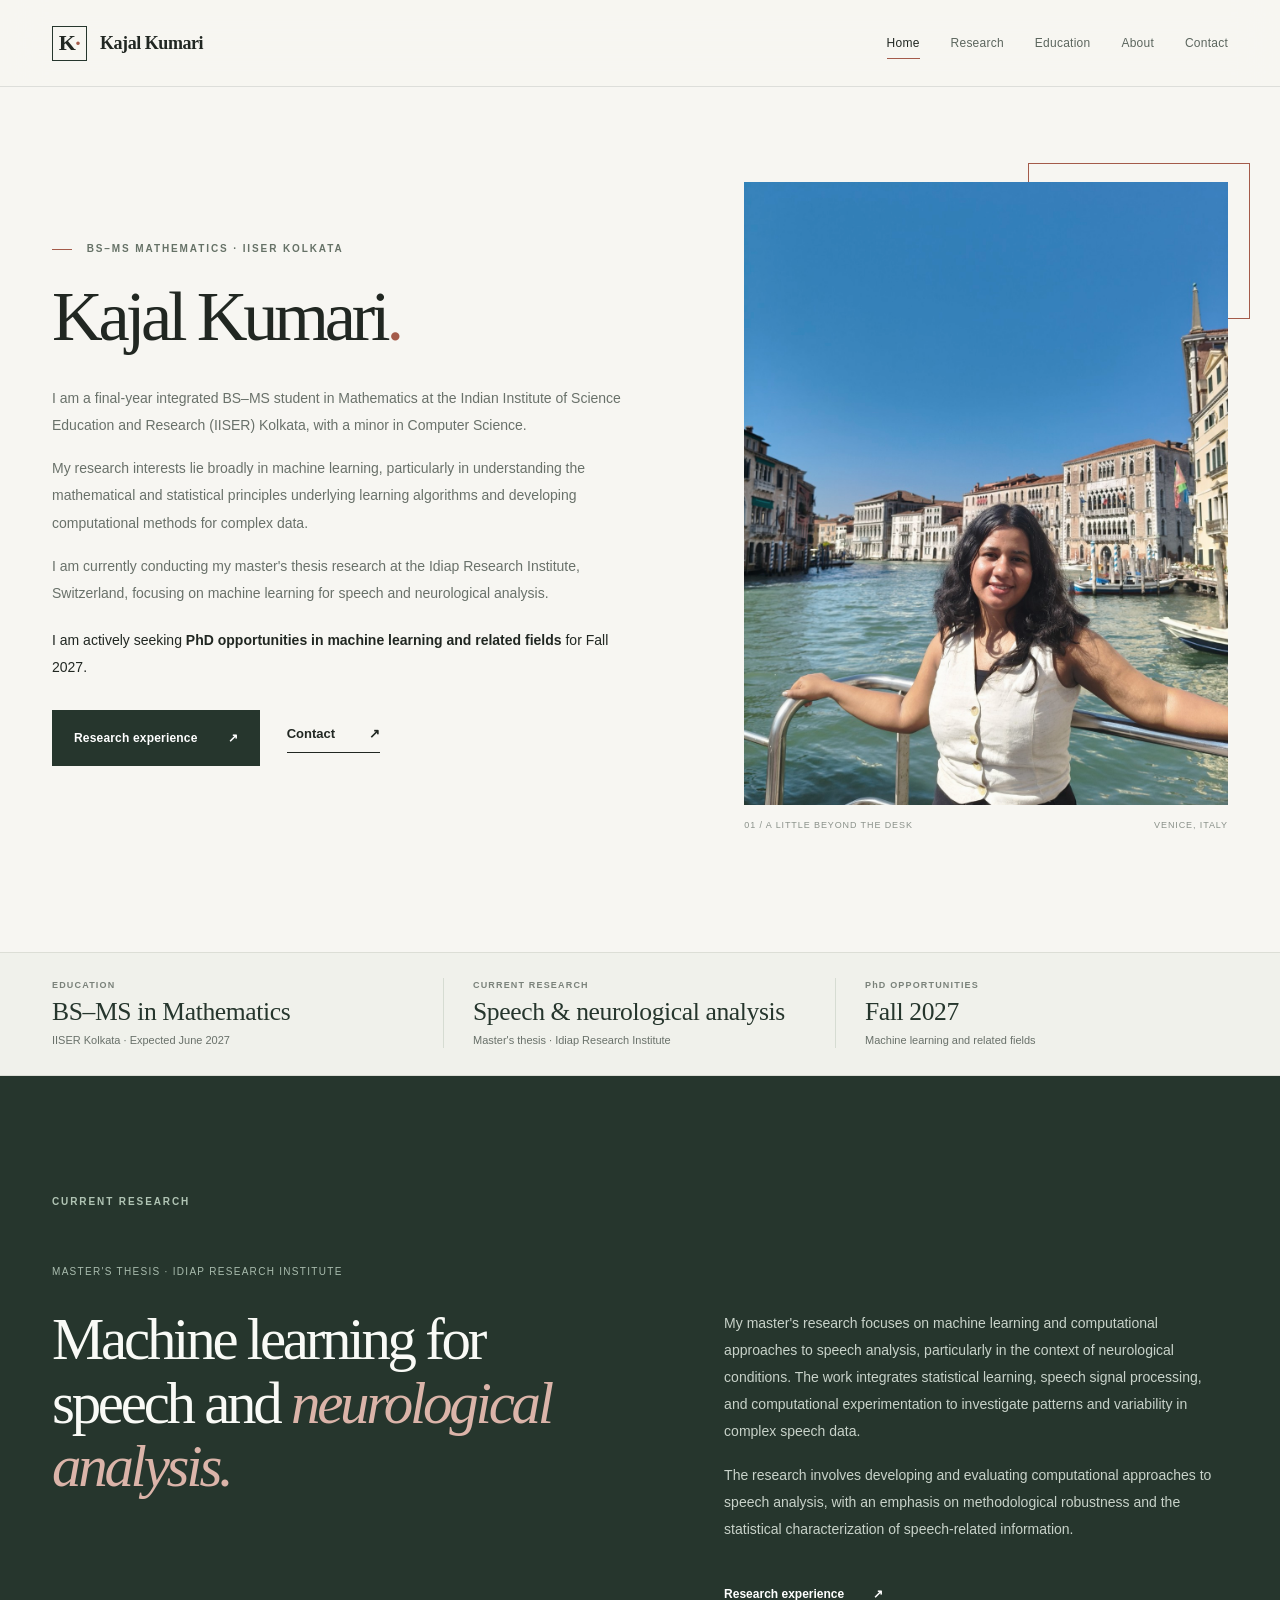
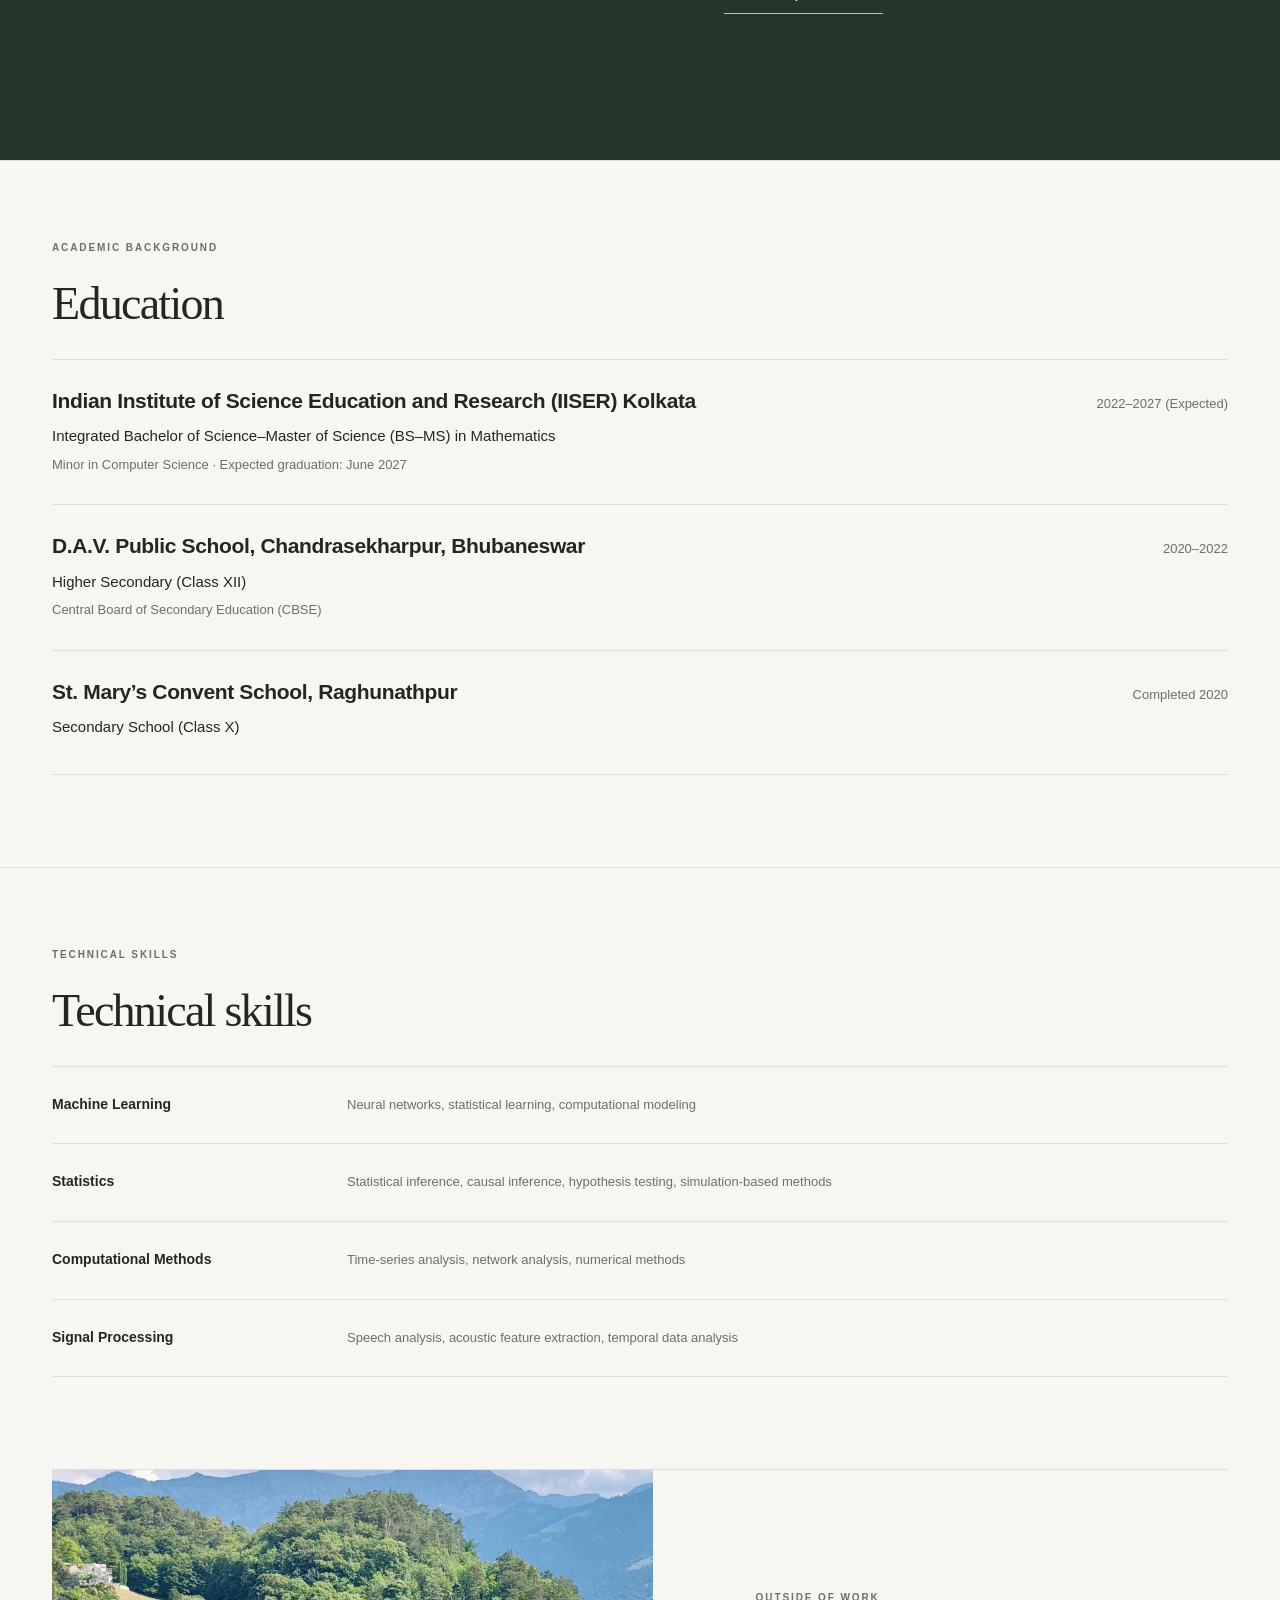
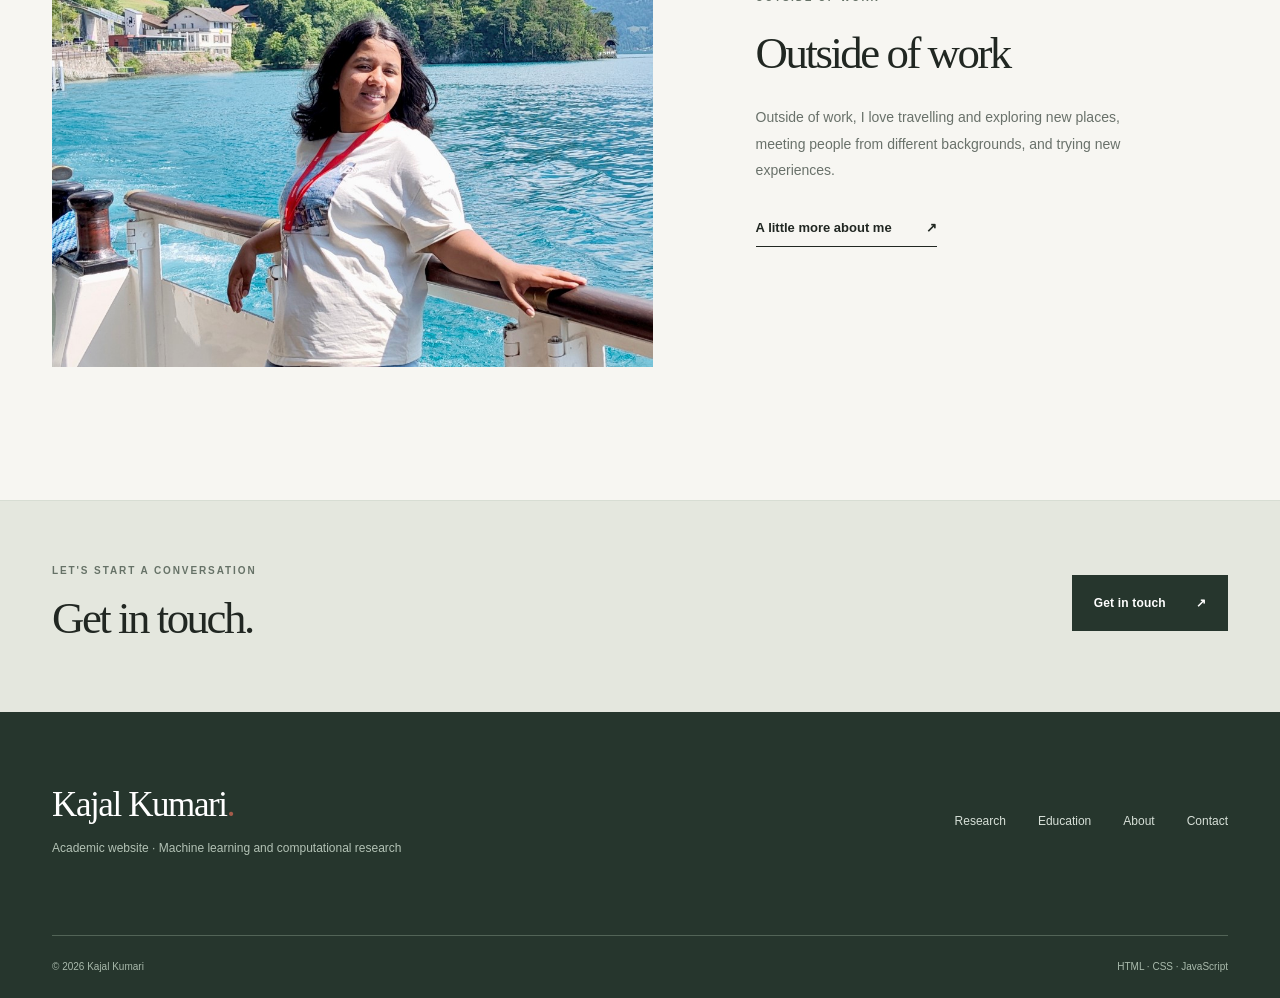
<file: index.html>
<!DOCTYPE html>

<html lang="en">
<head>
<meta charset="utf-8"/>
<meta content="width=device-width, initial-scale=1" name="viewport"/>
<meta content="Academic website of Kajal Kumari, BS–MS Mathematics student at IISER Kolkata. Research interests in machine learning and computational methods; seeking PhD opportunities for Fall 2027." name="description"/>
<meta content="#f7f6f2" name="theme-color"/>
<title>Kajal Kumari — Academic Website</title>
<link href="favicon.svg" rel="icon" type="image/svg+xml"/>
<link href="styles.css" rel="stylesheet"/>
<script defer="" src="script.js"></script>
<meta content="website" property="og:type"/><meta content="Kajal Kumari — Academic Website" property="og:title"/><meta content="Academic website of Kajal Kumari, BS–MS Mathematics student at IISER Kolkata. Research interests in machine learning and computational methods; seeking PhD opportunities for Fall 2027." property="og:description"/><meta content="light" name="color-scheme"/><noscript><style>.reveal{opacity:1!important;transform:none!important}</style></noscript></head>
<body>
<a class="skip-link" href="#main-content">Skip to content</a>
<header class="site-header">
<div class="container nav-inner">
<a aria-label="Kajal Kumari, homepage" class="brand" href="index.html"><span class="brand-mark">K<span>·</span></span><span>Kajal Kumari</span></a>
<button aria-controls="primary-nav" aria-expanded="false" aria-label="Open navigation" class="menu-toggle" type="button"><span></span><span></span></button>
<nav aria-label="Primary navigation" class="nav-links" id="primary-nav">
<a aria-current="page" class="active" href="index.html">Home</a>
<a href="research.html">Research</a>
<a href="index.html#education">Education</a>
<a href="about.html">About</a>
<a href="contact.html">Contact</a>
</nav>
<a class="header-action" href="contact.html">Contact <span aria-hidden="true">↗</span></a>
</div>
</header>
<main id="main-content">
<section class="hero container">
<div class="hero-copy reveal">
<p class="eyebrow"><span class="eyebrow-rule"></span> BS–MS MATHEMATICS · IISER KOLKATA</p>
<h1>Kajal Kumari<span class="accent">.</span></h1>
<p class="body-large">I am a final-year integrated BS–MS student in Mathematics at the Indian Institute of Science Education and Research (IISER) Kolkata, with a minor in Computer Science.</p>
<p class="body-large">My research interests lie broadly in machine learning, particularly in understanding the mathematical and statistical principles underlying learning algorithms and developing computational methods for complex data.</p>
<p class="body-large">I am currently conducting my master's thesis research at the Idiap Research Institute, Switzerland, focusing on machine learning for speech and neurological analysis.</p>
<p class="body-large phd-note">I am actively seeking <strong>PhD opportunities in machine learning and related fields</strong> for Fall 2027.</p>
<div class="action-row"><a class="button-primary" href="research.html">Research experience <span aria-hidden="true">↗</span></a><a class="underlined-link" href="contact.html">Contact <span aria-hidden="true">↗</span></a></div>
</div>
<div class="hero-visual reveal delay-1">
<div class="image-frame"><img alt="Kajal smiling during a visit to Venice" decoding="async" fetchpriority="high" height="1536" src="venice.jpg" width="1152"/></div>
<div class="photo-caption"><span>01 / A little beyond the desk</span><span>Venice, Italy</span></div>
<span aria-hidden="true" class="hero-outline"></span>
</div>
</section>
<section aria-label="Academic profile at a glance" class="snapshot-strip"><div class="container snapshot-inner">
<div class="snapshot-item"><span>EDUCATION</span><strong>BS–MS in Mathematics</strong><small>IISER Kolkata · Expected June 2027</small></div>
<div class="snapshot-item"><span>CURRENT RESEARCH</span><strong>Speech &amp; neurological analysis</strong><small>Master's thesis · Idiap Research Institute</small></div>
<div class="snapshot-item"><span>PhD OPPORTUNITIES</span><strong>Fall 2027</strong><small>Machine learning and related fields</small></div>
</div></section>
<section aria-labelledby="feature-title" class="feature-section"><div class="container feature-layout">
<div class="reveal"><p class="eyebrow feature-kicker">CURRENT RESEARCH</p><p class="feature-caption">MASTER'S THESIS · IDIAP RESEARCH INSTITUTE</p><h2 id="feature-title">Machine learning for speech and <em>neurological analysis.</em></h2></div>
<div class="feature-detail reveal delay-1"><p>My master's research focuses on machine learning and computational approaches to speech analysis, particularly in the context of neurological conditions. The work integrates statistical learning, speech signal processing, and computational experimentation to investigate patterns and variability in complex speech data.</p><p>The research involves developing and evaluating computational approaches to speech analysis, with an emphasis on methodological robustness and the statistical characterization of speech-related information.</p>
<a class="feature-link" href="research.html#speech">Research experience <span aria-hidden="true">↗</span></a></div>
</div></section>
<section aria-labelledby="education-title" class="section education-section" id="education"><div class="container"><div class="section-head reveal"><div><p class="eyebrow">ACADEMIC BACKGROUND</p><h2 id="education-title">Education</h2></div></div><article aria-label="Indian Institute of Science Education and Research (IISER) Kolkata" class="education-cv reveal"><div class="edu-cv-top"><h3>Indian Institute of Science Education and Research (IISER) Kolkata</h3><span class="edu-cv-years">2022–2027 (Expected)</span></div><p class="edu-cv-degree">Integrated Bachelor of Science–Master of Science (BS–MS) in Mathematics</p><p class="edu-cv-minor">Minor in Computer Science · Expected graduation: June 2027</p></article><article aria-label="D.A.V. Public School, Chandrasekharpur, Bhubaneswar" class="education-cv reveal"><div class="edu-cv-top"><h3>D.A.V. Public School, Chandrasekharpur, Bhubaneswar</h3><span class="edu-cv-years">2020–2022</span></div><p class="edu-cv-degree">Higher Secondary (Class XII)</p><p class="edu-cv-minor">Central Board of Secondary Education (CBSE)</p></article><article aria-label="St. Mary’s Convent School, Raghunathpur" class="education-cv reveal"><div class="edu-cv-top"><h3>St. Mary’s Convent School, Raghunathpur</h3><span class="edu-cv-years">Completed 2020</span></div><p class="edu-cv-degree">Secondary School (Class X)</p></article></div></section><section class="section skills-section container" id="skills"><div class="section-head reveal"><div><p class="eyebrow">TECHNICAL SKILLS</p><h2>Technical skills</h2></div></div>
<div class="skills-rows reveal"><div><strong>Machine Learning</strong><p>Neural networks, statistical learning, computational modeling</p></div>
<div><strong>Statistics</strong><p>Statistical inference, causal inference, hypothesis testing, simulation-based methods</p></div>
<div><strong>Computational Methods</strong><p>Time-series analysis, network analysis, numerical methods</p></div>
<div><strong>Signal Processing</strong><p>Speech analysis, acoustic feature extraction, temporal data analysis</p></div></div>
</section>
<section class="personal-preview container reveal">
<div class="personal-photo"><img alt="Kajal by a bright blue lake in Switzerland" decoding="async" height="822" loading="lazy" src="lake.jpg" width="1536"/></div>
<div class="personal-copy"><p class="eyebrow">OUTSIDE OF WORK</p><h2>Outside of work</h2><p>Outside of work, I love travelling and exploring new places, meeting people from different backgrounds, and trying new experiences.</p><a class="underlined-link" href="about.html">A little more about me <span aria-hidden="true">↗</span></a></div>
</section>
<section class="contact-band"><div class="container contact-band-inner reveal"><div><p class="eyebrow">LET'S START A CONVERSATION</p><h2>Get in touch.</h2></div><a class="button-primary" href="contact.html">Get in touch <span aria-hidden="true">↗</span></a></div></section>
</main>
<footer class="footer">
<div class="container footer-top">
<div><a class="footer-name" href="index.html">Kajal Kumari<span class="accent">.</span></a><p>Academic website · Machine learning and computational research</p></div>
<div class="footer-links"><a href="research.html">Research</a><a href="index.html#education">Education</a><a href="about.html">About</a><a href="contact.html">Contact</a></div>
</div>
<div class="container footer-bottom"><span>© 2026 Kajal Kumari</span><span>HTML · CSS · JavaScript</span></div>
</footer>
</body>
</html>
</file>
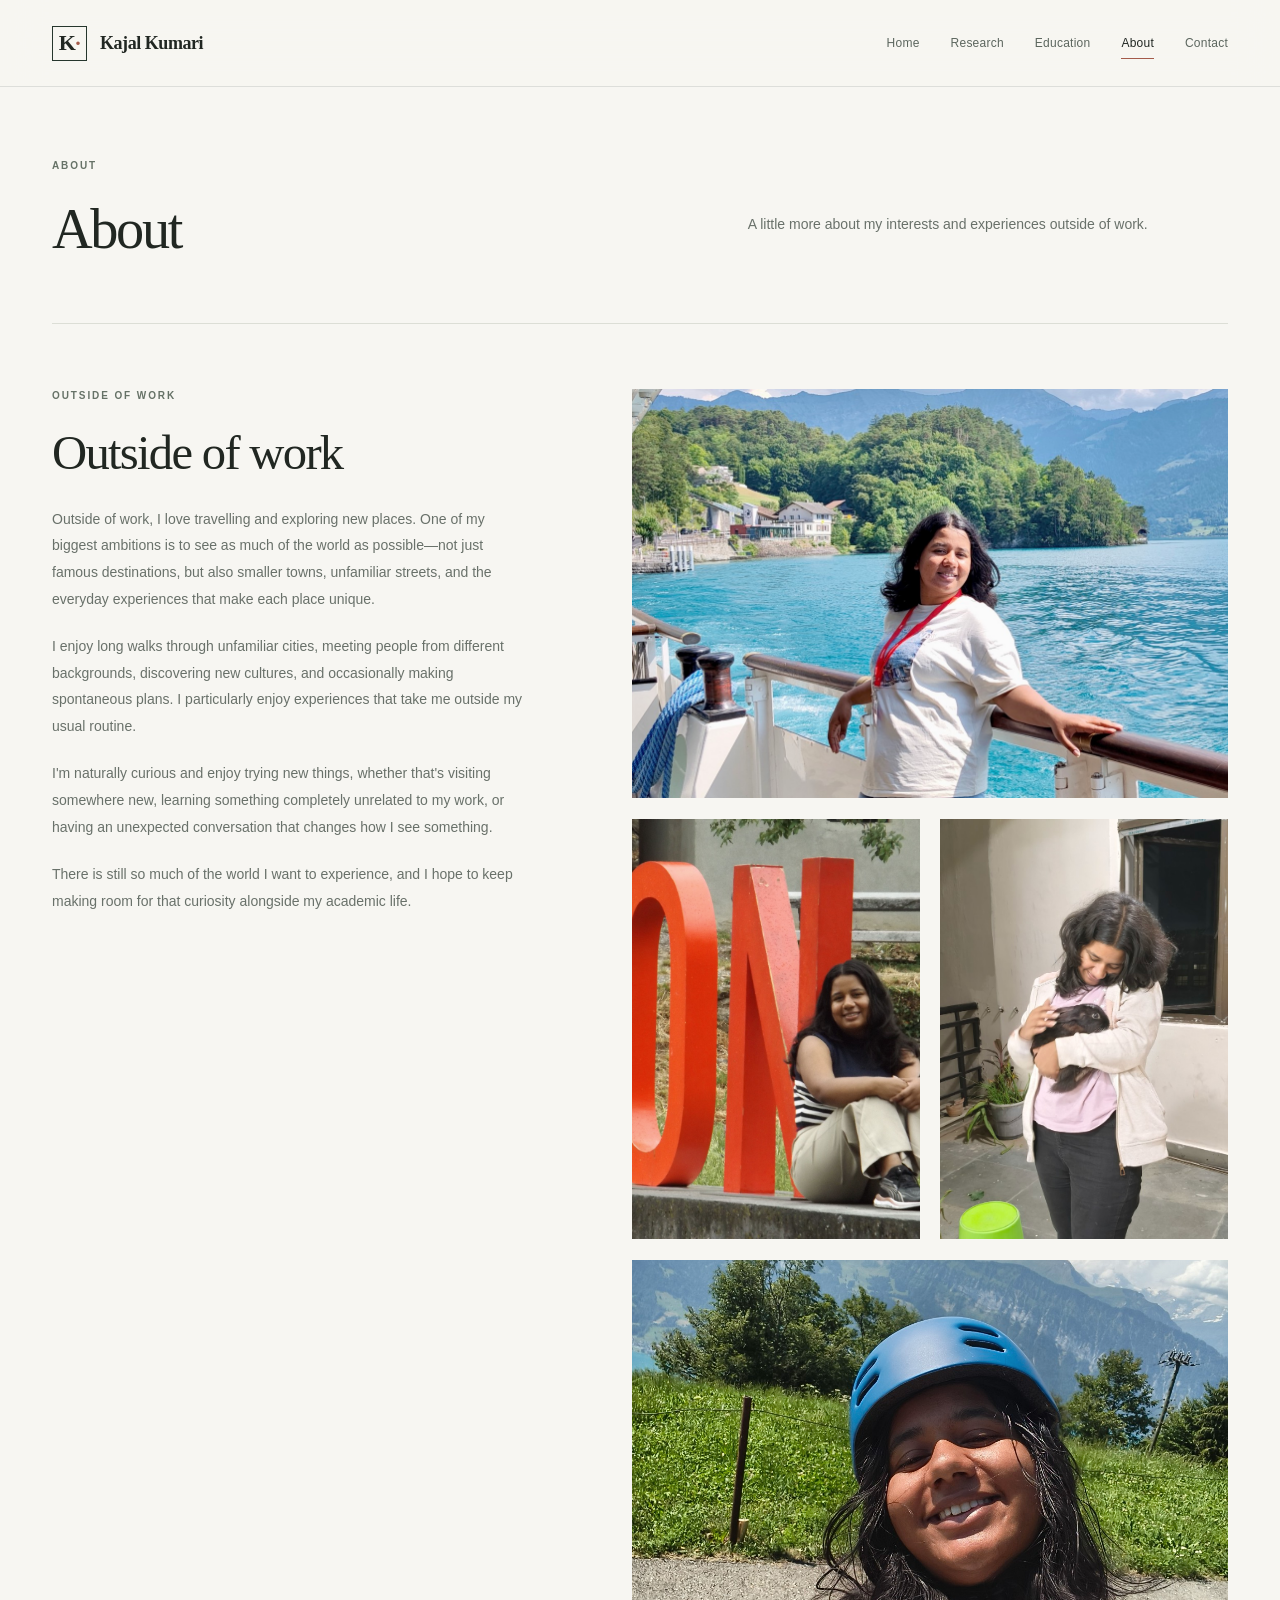
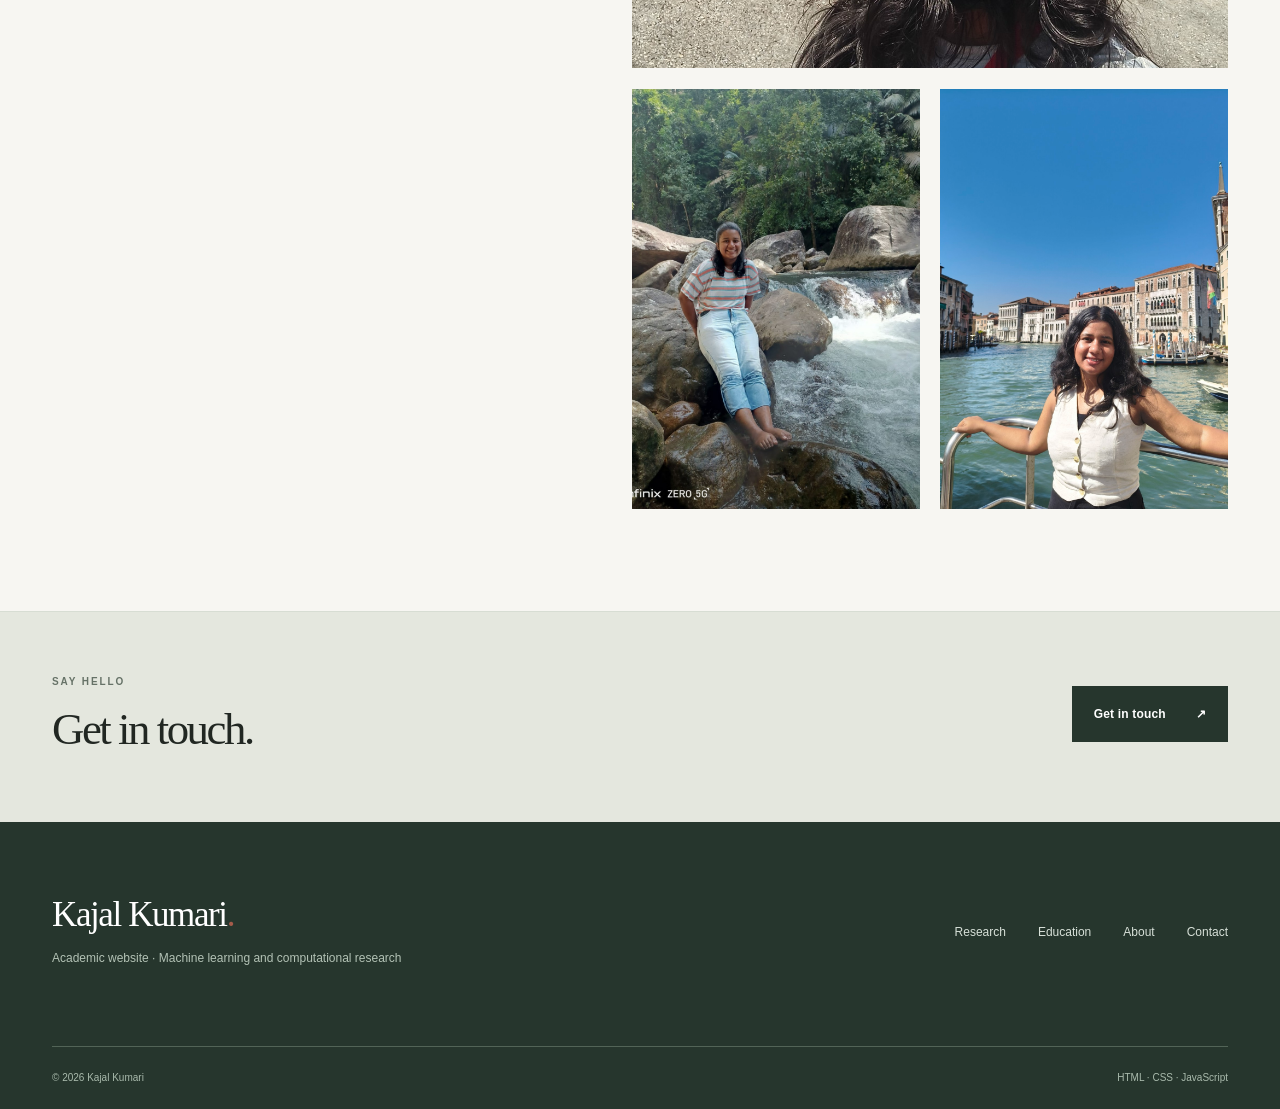
<file: about.html>
<!DOCTYPE html>

<html lang="en">
<head>
<meta charset="utf-8"/>
<meta content="width=device-width, initial-scale=1" name="viewport"/>
<meta content="About Kajal Kumari — travel, exploring new places, meeting people, and experiences outside of work." name="description"/>
<meta content="#f7f6f2" name="theme-color"/>
<title>About — Kajal Kumari</title>
<link href="favicon.svg" rel="icon" type="image/svg+xml"/>
<link href="styles.css" rel="stylesheet"/>
<script defer="" src="script.js"></script>
<meta content="website" property="og:type"/><meta content="About — Kajal Kumari" property="og:title"/><meta content="About Kajal Kumari — travel, exploring new places, meeting people, and experiences outside of work." property="og:description"/><meta content="light" name="color-scheme"/><noscript><style>.reveal{opacity:1!important;transform:none!important}</style></noscript></head>
<body>
<a class="skip-link" href="#main-content">Skip to content</a>
<header class="site-header">
<div class="container nav-inner">
<a aria-label="Kajal Kumari, homepage" class="brand" href="index.html"><span class="brand-mark">K<span>·</span></span><span>Kajal Kumari</span></a>
<button aria-controls="primary-nav" aria-expanded="false" aria-label="Open navigation" class="menu-toggle" type="button"><span></span><span></span></button>
<nav aria-label="Primary navigation" class="nav-links" id="primary-nav">
<a href="index.html">Home</a>
<a href="research.html">Research</a>
<a href="index.html#education">Education</a>
<a aria-current="page" class="active" href="about.html">About</a>
<a href="contact.html">Contact</a>
</nav>
<a class="header-action" href="contact.html">Contact <span aria-hidden="true">↗</span></a>
</div>
</header>
<main id="main-content">
<section class="page-hero about-page-hero container reveal"><p class="eyebrow">ABOUT</p><div class="page-hero-layout"><h1>About</h1><p>A little more about my interests and experiences outside of work.</p></div></section>
<section class="about-layout container">
<div class="about-writing reveal"><p class="eyebrow">OUTSIDE OF WORK</p><h2>Outside of work</h2>
<p>Outside of work, I love travelling and exploring new places. One of my biggest ambitions is to see as much of the world as possible—not just famous destinations, but also smaller towns, unfamiliar streets, and the everyday experiences that make each place unique.</p>
<p>I enjoy long walks through unfamiliar cities, meeting people from different backgrounds, discovering new cultures, and occasionally making spontaneous plans. I particularly enjoy experiences that take me outside my usual routine.</p>
<p>I'm naturally curious and enjoy trying new things, whether that's visiting somewhere new, learning something completely unrelated to my work, or having an unexpected conversation that changes how I see something.</p>
<p>There is still so much of the world I want to experience, and I hope to keep making room for that curiosity alongside my academic life.</p>
</div>
<div aria-label="Personal travel photo diary" class="photo-diary reveal delay-1">
<figure class="diary-wide"><img alt="Turquoise lake and mountains in Switzerland" decoding="async" height="822" loading="lazy" src="lake.jpg" width="1536"/><figcaption>Switzerland / the days I want to remember</figcaption></figure>
<div class="diary-pair"><figure><img alt="Kajal sitting beside the Sion sign" decoding="async" height="1152" loading="lazy" src="sion.jpg" width="1536"/><figcaption>Sion, Switzerland</figcaption></figure><figure><img alt="Kajal holding a black rabbit" decoding="async" height="1536" loading="lazy" src="rabbit.jpg" width="696"/><figcaption>Little encounters</figcaption></figure></div>
<figure class="diary-wide"><img alt="Kajal wearing a blue helmet during an Alpine trip" decoding="async" height="1536" loading="lazy" src="mountain.jpg" width="1152"/><figcaption>Somewhere among the mountains</figcaption></figure>
<div class="diary-pair"><figure><img alt="Kajal by a flowing river in a forest" decoding="async" height="1536" loading="lazy" src="river.jpg" width="1152"/><figcaption>A quiet afternoon</figcaption></figure><figure><img alt="Kajal by a canal in Venice" decoding="async" height="1536" loading="lazy" src="venice.jpg" width="1152"/><figcaption>Venice, Italy</figcaption></figure></div>
</div>
</section>
<section class="contact-band"><div class="container contact-band-inner reveal"><div><p class="eyebrow">SAY HELLO</p><h2>Get in touch.</h2></div><a class="button-primary" href="contact.html">Get in touch <span aria-hidden="true">↗</span></a></div></section>
</main>
<footer class="footer">
<div class="container footer-top">
<div><a class="footer-name" href="index.html">Kajal Kumari<span class="accent">.</span></a><p>Academic website · Machine learning and computational research</p></div>
<div class="footer-links"><a href="research.html">Research</a><a href="index.html#education">Education</a><a href="about.html">About</a><a href="contact.html">Contact</a></div>
</div>
<div class="container footer-bottom"><span>© 2026 Kajal Kumari</span><span>HTML · CSS · JavaScript</span></div>
</footer>
</body>
</html>
</file>
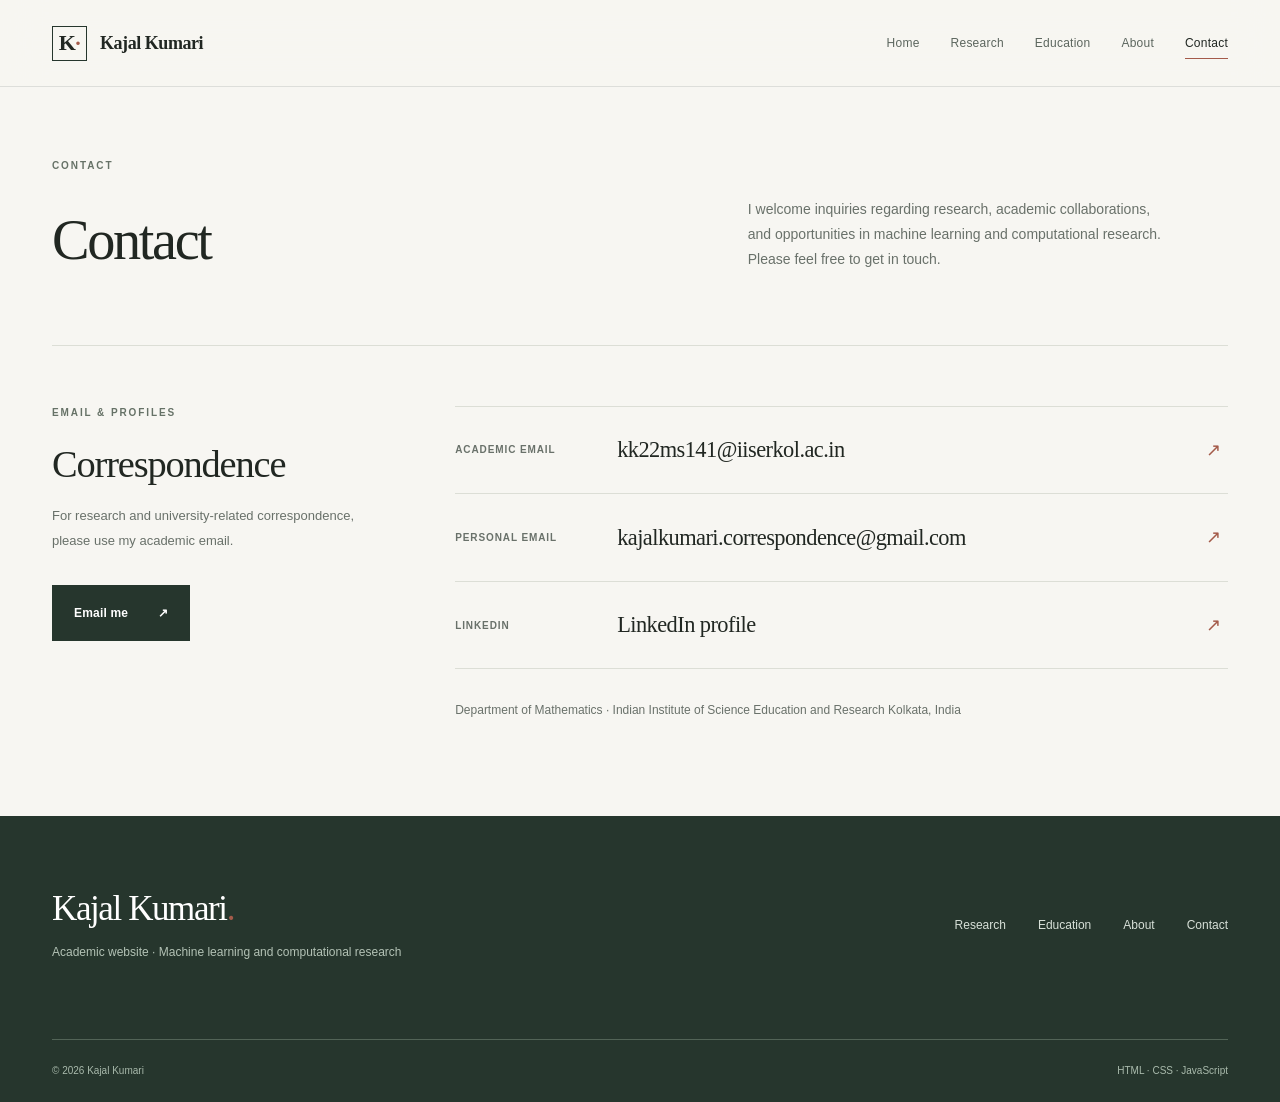
<file: contact.html>
<!DOCTYPE html>

<html lang="en">
<head>
<meta charset="utf-8"/>
<meta content="width=device-width, initial-scale=1" name="viewport"/>
<meta content="Contact Kajal Kumari regarding research, academic collaborations, and opportunities in machine learning." name="description"/>
<meta content="#f7f6f2" name="theme-color"/>
<title>Contact — Kajal Kumari</title>
<link href="favicon.svg" rel="icon" type="image/svg+xml"/>
<link href="styles.css" rel="stylesheet"/>
<script defer="" src="script.js"></script>
<meta content="website" property="og:type"/><meta content="Contact — Kajal Kumari" property="og:title"/><meta content="Contact Kajal Kumari regarding research, academic collaborations, and opportunities in machine learning." property="og:description"/><meta content="light" name="color-scheme"/><noscript><style>.reveal{opacity:1!important;transform:none!important}</style></noscript></head>
<body>
<a class="skip-link" href="#main-content">Skip to content</a>
<header class="site-header">
<div class="container nav-inner">
<a aria-label="Kajal Kumari, homepage" class="brand" href="index.html"><span class="brand-mark">K<span>·</span></span><span>Kajal Kumari</span></a>
<button aria-controls="primary-nav" aria-expanded="false" aria-label="Open navigation" class="menu-toggle" type="button"><span></span><span></span></button>
<nav aria-label="Primary navigation" class="nav-links" id="primary-nav">
<a href="index.html">Home</a>
<a href="research.html">Research</a>
<a href="index.html#education">Education</a>
<a href="about.html">About</a>
<a aria-current="page" class="active" href="contact.html">Contact</a>
</nav>
<a class="header-action" href="contact.html">Contact <span aria-hidden="true">↗</span></a>
</div>
</header>
<main id="main-content">
<section class="page-hero container reveal"><p class="eyebrow">CONTACT</p><div class="page-hero-layout"><h1>Contact</h1><p>I welcome inquiries regarding research, academic collaborations, and opportunities in machine learning and computational research. Please feel free to get in touch.</p></div></section>
<section class="contact-main container"><div class="contact-lead reveal"><p class="eyebrow">EMAIL &amp; PROFILES</p><h2>Correspondence</h2><p>For research and university-related correspondence, please use my academic email.</p><a class="button-primary" href="mailto:kk22ms141@iiserkol.ac.in">Email me <span aria-hidden="true">↗</span></a></div>
<div class="contact-options reveal delay-1">
<a class="contact-option" href="mailto:kk22ms141@iiserkol.ac.in"><span>ACADEMIC EMAIL</span><strong>kk22ms141@iiserkol.ac.in</strong><i aria-hidden="true">↗</i></a>
<a class="contact-option" href="mailto:kajalkumari.correspondence@gmail.com"><span>PERSONAL EMAIL</span><strong>kajalkumari.correspondence@gmail.com</strong><i aria-hidden="true">↗</i></a>
<a class="contact-option" href="https://www.linkedin.com/in/kajal-kumari-70699b314/" rel="noopener noreferrer" target="_blank"><span>LINKEDIN</span><strong>LinkedIn profile</strong><i aria-hidden="true">↗</i></a>
<div class="contact-note">Department of Mathematics · Indian Institute of Science Education and Research Kolkata, India</div>
</div></section>
</main>
<footer class="footer">
<div class="container footer-top">
<div><a class="footer-name" href="index.html">Kajal Kumari<span class="accent">.</span></a><p>Academic website · Machine learning and computational research</p></div>
<div class="footer-links"><a href="research.html">Research</a><a href="index.html#education">Education</a><a href="about.html">About</a><a href="contact.html">Contact</a></div>
</div>
<div class="container footer-bottom"><span>© 2026 Kajal Kumari</span><span>HTML · CSS · JavaScript</span></div>
</footer>
</body>
</html>
</file>
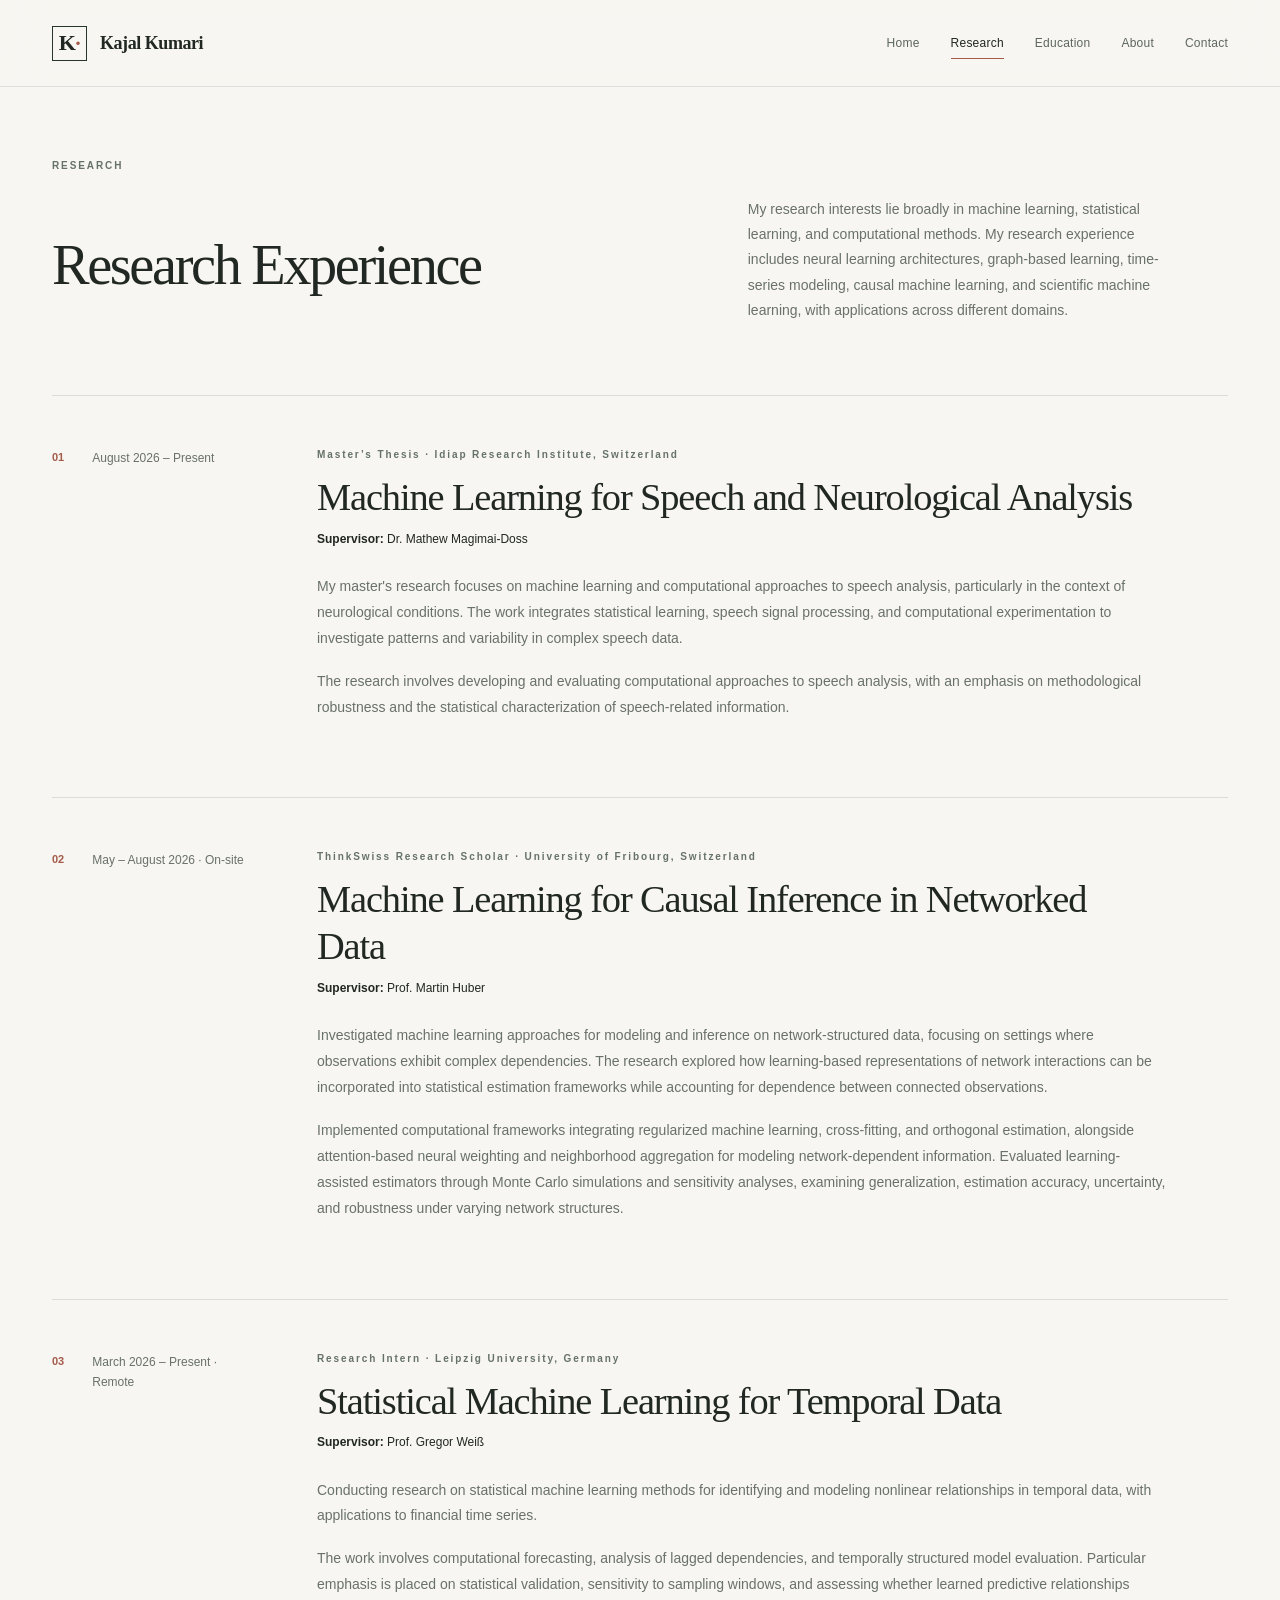
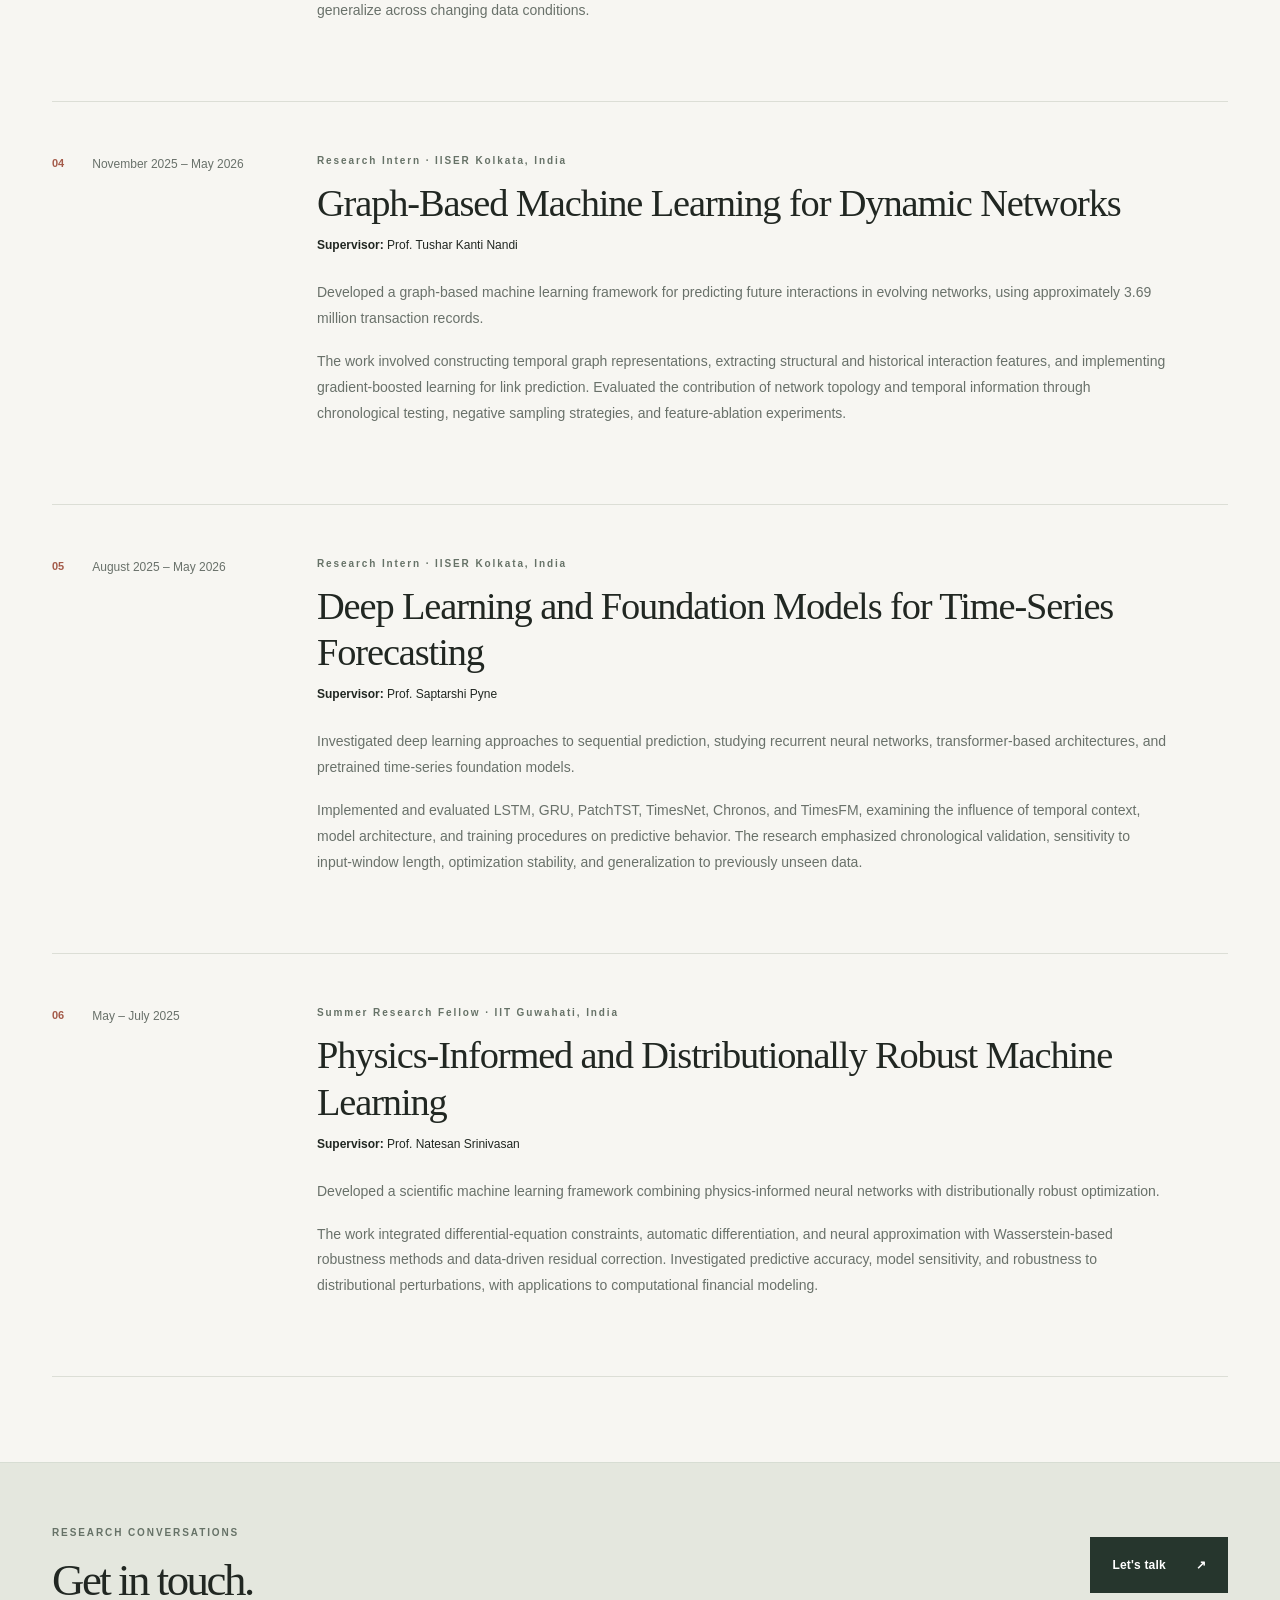
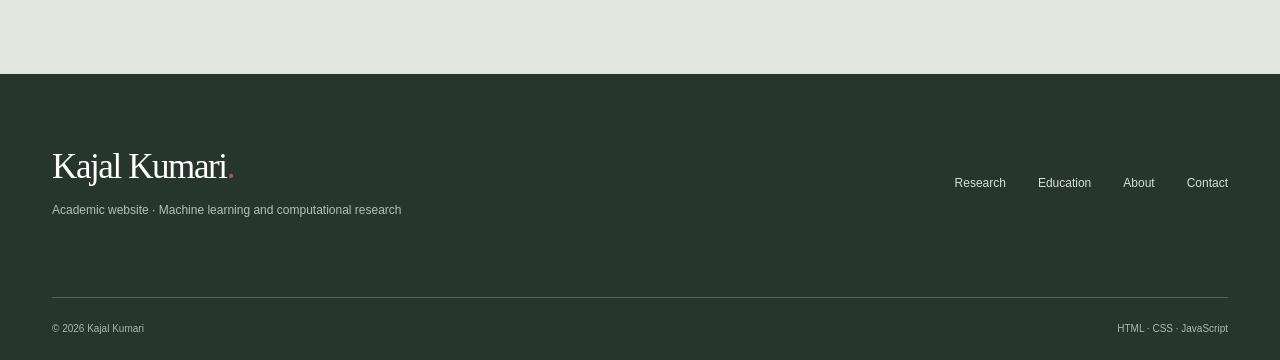
<file: research.html>
<!DOCTYPE html>

<html lang="en">
<head>
<meta charset="utf-8"/>
<meta content="width=device-width, initial-scale=1" name="viewport"/>
<meta content="Research experience in machine learning, causal learning, graph-based learning, time-series modeling, and scientific machine learning." name="description"/>
<meta content="#f7f6f2" name="theme-color"/>
<title>Research — Kajal Kumari</title>
<link href="favicon.svg" rel="icon" type="image/svg+xml"/>
<link href="styles.css" rel="stylesheet"/>
<script defer="" src="script.js"></script>
<meta content="website" property="og:type"/><meta content="Research — Kajal Kumari" property="og:title"/><meta content="Research experience in machine learning, causal learning, graph-based learning, time-series modeling, and scientific machine learning." property="og:description"/><meta content="light" name="color-scheme"/><noscript><style>.reveal{opacity:1!important;transform:none!important}</style></noscript></head>
<body>
<a class="skip-link" href="#main-content">Skip to content</a>
<header class="site-header">
<div class="container nav-inner">
<a aria-label="Kajal Kumari, homepage" class="brand" href="index.html"><span class="brand-mark">K<span>·</span></span><span>Kajal Kumari</span></a>
<button aria-controls="primary-nav" aria-expanded="false" aria-label="Open navigation" class="menu-toggle" type="button"><span></span><span></span></button>
<nav aria-label="Primary navigation" class="nav-links" id="primary-nav">
<a href="index.html">Home</a>
<a aria-current="page" class="active" href="research.html">Research</a>
<a href="index.html#education">Education</a>
<a href="about.html">About</a>
<a href="contact.html">Contact</a>
</nav>
<a class="header-action" href="contact.html">Contact <span aria-hidden="true">↗</span></a>
</div>
</header>
<main id="main-content">
<section class="page-hero container reveal"><p class="eyebrow">RESEARCH</p><div class="page-hero-layout"><h1>Research Experience</h1><p>My research interests lie broadly in machine learning, statistical learning, and computational methods. My research experience includes neural learning architectures, graph-based learning, time-series modeling, causal machine learning, and scientific machine learning, with applications across different domains.</p></div></section>
<section aria-label="Research experience" class="research-list container"><article class="research-entry reveal" id="speech"><div class="research-side"><span class="research-index">01</span><p>August 2026 – Present</p></div><div class="research-main"><p class="eyebrow">Master’s Thesis · Idiap Research Institute, Switzerland</p><h2>Machine Learning for Speech and Neurological Analysis</h2><p class="research-supervisor"><strong>Supervisor:</strong> Dr. Mathew Magimai-Doss</p><p>My master's research focuses on machine learning and computational approaches to speech analysis, particularly in the context of neurological conditions. The work integrates statistical learning, speech signal processing, and computational experimentation to investigate patterns and variability in complex speech data.</p><p>The research involves developing and evaluating computational approaches to speech analysis, with an emphasis on methodological robustness and the statistical characterization of speech-related information.</p></div></article><article class="research-entry reveal" id="causal"><div class="research-side"><span class="research-index">02</span><p>May – August 2026 · On-site</p></div><div class="research-main"><p class="eyebrow">ThinkSwiss Research Scholar · University of Fribourg, Switzerland</p><h2>Machine Learning for Causal Inference in Networked Data</h2><p class="research-supervisor"><strong>Supervisor:</strong> Prof. Martin Huber</p><p>Investigated machine learning approaches for modeling and inference on network-structured data, focusing on settings where observations exhibit complex dependencies. The research explored how learning-based representations of network interactions can be incorporated into statistical estimation frameworks while accounting for dependence between connected observations.</p><p>Implemented computational frameworks integrating regularized machine learning, cross-fitting, and orthogonal estimation, alongside attention-based neural weighting and neighborhood aggregation for modeling network-dependent information. Evaluated learning-assisted estimators through Monte Carlo simulations and sensitivity analyses, examining generalization, estimation accuracy, uncertainty, and robustness under varying network structures.</p></div></article><article class="research-entry reveal" id="leipzig"><div class="research-side"><span class="research-index">03</span><p>March 2026 – Present · Remote</p></div><div class="research-main"><p class="eyebrow">Research Intern · Leipzig University, Germany</p><h2>Statistical Machine Learning for Temporal Data</h2><p class="research-supervisor"><strong>Supervisor:</strong> Prof. Gregor Weiß</p><p>Conducting research on statistical machine learning methods for identifying and modeling nonlinear relationships in temporal data, with applications to financial time series.</p><p>The work involves computational forecasting, analysis of lagged dependencies, and temporally structured model evaluation. Particular emphasis is placed on statistical validation, sensitivity to sampling windows, and assessing whether learned predictive relationships generalize across changing data conditions.</p></div></article><article class="research-entry reveal" id="networks"><div class="research-side"><span class="research-index">04</span><p>November 2025 – May 2026</p></div><div class="research-main"><p class="eyebrow">Research Intern · IISER Kolkata, India</p><h2>Graph-Based Machine Learning for Dynamic Networks</h2><p class="research-supervisor"><strong>Supervisor:</strong> Prof. Tushar Kanti Nandi</p><p>Developed a graph-based machine learning framework for predicting future interactions in evolving networks, using approximately 3.69 million transaction records.</p><p>The work involved constructing temporal graph representations, extracting structural and historical interaction features, and implementing gradient-boosted learning for link prediction. Evaluated the contribution of network topology and temporal information through chronological testing, negative sampling strategies, and feature-ablation experiments.</p></div></article><article class="research-entry reveal" id="forecasting"><div class="research-side"><span class="research-index">05</span><p>August 2025 – May 2026</p></div><div class="research-main"><p class="eyebrow">Research Intern · IISER Kolkata, India</p><h2>Deep Learning and Foundation Models for Time-Series Forecasting</h2><p class="research-supervisor"><strong>Supervisor:</strong> Prof. Saptarshi Pyne</p><p>Investigated deep learning approaches to sequential prediction, studying recurrent neural networks, transformer-based architectures, and pretrained time-series foundation models.</p><p>Implemented and evaluated LSTM, GRU, PatchTST, TimesNet, Chronos, and TimesFM, examining the influence of temporal context, model architecture, and training procedures on predictive behavior. The research emphasized chronological validation, sensitivity to input-window length, optimization stability, and generalization to previously unseen data.</p></div></article><article class="research-entry reveal" id="scientific-ml"><div class="research-side"><span class="research-index">06</span><p>May – July 2025</p></div><div class="research-main"><p class="eyebrow">Summer Research Fellow · IIT Guwahati, India</p><h2>Physics-Informed and Distributionally Robust Machine Learning</h2><p class="research-supervisor"><strong>Supervisor:</strong> Prof. Natesan Srinivasan</p><p>Developed a scientific machine learning framework combining physics-informed neural networks with distributionally robust optimization.</p><p>The work integrated differential-equation constraints, automatic differentiation, and neural approximation with Wasserstein-based robustness methods and data-driven residual correction. Investigated predictive accuracy, model sensitivity, and robustness to distributional perturbations, with applications to computational financial modeling.</p></div></article></section>
<section class="contact-band"><div class="container contact-band-inner reveal"><div><p class="eyebrow">RESEARCH CONVERSATIONS</p><h2>Get in touch.</h2></div><a class="button-primary" href="contact.html">Let's talk <span aria-hidden="true">↗</span></a></div></section>
</main>
<footer class="footer">
<div class="container footer-top">
<div><a class="footer-name" href="index.html">Kajal Kumari<span class="accent">.</span></a><p>Academic website · Machine learning and computational research</p></div>
<div class="footer-links"><a href="research.html">Research</a><a href="index.html#education">Education</a><a href="about.html">About</a><a href="contact.html">Contact</a></div>
</div>
<div class="container footer-bottom"><span>© 2026 Kajal Kumari</span><span>HTML · CSS · JavaScript</span></div>
</footer>
</body>
</html>
</file>
<file: styles.css>
:root{--paper:#f7f6f2;--white:#fffefa;--ink:#212722;--muted:#69716a;--subtle:#8a918a;--line:#dcded6;--soft:#edeee8;--rust:#a45b4a;--pine:#26362d;--pine-2:#33453a;--max:1200px;--serif:Georgia,"Iowan Old Style","Palatino Linotype",Palatino,serif;--sans:Inter,-apple-system,BlinkMacSystemFont,"Segoe UI",sans-serif}
*,*::before,*::after{box-sizing:border-box}
html{scroll-behavior:smooth;scroll-padding-top:110px}
body{margin:0;background:var(--paper);color:var(--ink);font-family:var(--sans);font-size:15px;line-height:1.7;-webkit-font-smoothing:antialiased}
img{display:block;width:100%;max-width:100%}a{color:inherit;text-decoration:none}button{font:inherit}strong{font-weight:620}h1,h2,h3,p,figure,blockquote{margin-top:0}::selection{background:#e9cdc5;color:var(--pine)}:focus-visible{outline:2px solid var(--rust);outline-offset:4px}
.container{width:min(var(--max),calc(100% - 104px));margin-inline:auto}.accent{color:var(--rust)}.skip-link{position:absolute;left:14px;top:-100px;background:var(--pine);color:white;padding:12px 18px;z-index:999}.skip-link:focus{top:12px}
.site-header{position:sticky;top:0;z-index:100;background:rgba(247,246,242,.93);backdrop-filter:blur(20px);border-bottom:1px solid rgba(38,54,45,.12)}.nav-inner{height:86px;display:flex;align-items:center;gap:34px}.brand{display:inline-flex;align-items:center;gap:13px;white-space:nowrap;font-family:var(--serif);font-size:18px;letter-spacing:-.025em;font-weight:600}.brand-mark{height:35px;width:35px;border:1px solid var(--pine);display:flex;justify-content:center;align-items:center;font-family:var(--serif);font-size:22px;line-height:1}.brand-mark span{color:var(--rust)}.nav-links{display:flex;align-items:center;gap:31px;margin-left:auto}.nav-links a{font-size:12px;letter-spacing:.02em;color:#5c665e;position:relative;padding:9px 0;transition:color .2s}.nav-links a::after{content:"";position:absolute;bottom:3px;left:0;width:100%;height:1px;background:var(--rust);transform:scaleX(0);transform-origin:left;transition:transform .25s}.nav-links a:hover,.nav-links a.active{color:var(--ink)}.nav-links a:hover::after,.nav-links a.active::after{transform:scaleX(1)}.header-action{border:1px solid #abb5ab;padding:12px 17px;margin-left:12px;font-size:12px;font-weight:600;white-space:nowrap;transition:background .2s,border-color .2s}.header-action:hover{background:var(--pine);color:white;border-color:var(--pine)}.header-action span{margin-left:9px}.menu-toggle{display:none}
.eyebrow{margin:0 0 25px;font-size:10px;line-height:1.3;letter-spacing:.19em;font-weight:750;color:#667267}.eyebrow-rule{display:inline-block;width:20px;height:1px;background:var(--rust);vertical-align:middle;margin-right:10px}.section{padding:128px 0}.section-head{display:flex;align-items:end;justify-content:space-between;gap:70px;margin-bottom:54px}.section-head h2,.feature-layout h2,.personal-copy h2,.contact-band h2,.page-hero h1,.thread-layout h2,.about-writing h2,.contact-lead h2{font-family:var(--serif);letter-spacing:-.055em;font-weight:400;line-height:1.08}.section-head h2{font-size:clamp(43px,4.9vw,66px);margin:0}.section-head h2 em,.feature-layout h2 em,.personal-copy h2 em,.page-hero h1 em,.thread-layout h2 em,.about-writing h2 em{font-weight:400;color:var(--rust)}.section-intro{max-width:300px;color:var(--muted);font-size:14px;line-height:1.9;margin:0 0 8px}.underlined-link{font-size:13px;font-weight:650;padding-bottom:7px;border-bottom:1px solid currentColor;display:inline-flex;gap:34px;align-items:center;transition:color .2s}.underlined-link:hover{color:var(--rust)}.underlined-link span,.button-primary span,.feature-link span{display:inline-block;transition:transform .2s}.underlined-link:hover span,.button-primary:hover span,.feature-link:hover span{transform:translate(3px,-3px)}.button-primary{display:inline-flex;gap:30px;justify-content:space-between;align-items:center;background:var(--pine);color:#fff;padding:17px 22px;min-height:56px;font-size:12px;font-weight:650;letter-spacing:.015em;transition:background .2s,transform .2s}.button-primary:hover{background:#405749;transform:translateY(-2px)}
.hero{padding:88px 0 119px;display:grid;grid-template-columns:minmax(0,1.12fr) minmax(0,.88fr);gap:clamp(58px,6vw,110px);align-items:center}.hero-copy h1{font:400 clamp(94px,10vw,150px)/.88 var(--serif);letter-spacing:-.083em;margin:0 0 39px}.hero-statement{max-width:540px;font:400 clamp(27px,2.9vw,39px)/1.28 var(--serif);letter-spacing:-.035em;margin-bottom:27px}.body-large{max-width:535px;font-size:14px;line-height:1.94;color:var(--muted);margin-bottom:34px}.body-large strong{color:var(--ink)}.action-row{display:flex;gap:27px;align-items:center;flex-wrap:wrap}.hero-footnote{display:flex;gap:10px;align-items:baseline;color:#687469;font-size:11px;margin:42px 0 0;max-width:390px}.status-dot{display:inline-block;flex:0 0 auto;width:7px;height:7px;border-radius:50%;background:#70967b;box-shadow:0 0 0 3px rgba(112,150,123,.13)}.hero-visual{position:relative;min-width:0;margin-top:7px}.image-frame{background:#dee3db;aspect-ratio:4/5.15;overflow:hidden}.image-frame img{height:100%;object-fit:cover;object-position:50% 48%;filter:saturate(.85) contrast(.98)}.photo-caption{display:flex;justify-content:space-between;gap:20px;margin-top:13px;color:var(--subtle);text-transform:uppercase;font-size:9px;letter-spacing:.10em}.hero-outline{position:absolute;width:46%;height:24%;border:1px solid var(--rust);right:-22px;top:-19px;z-index:-1}
.research-overview{border-top:1px solid var(--line)}.interest-grid{display:grid;grid-template-columns:repeat(3,minmax(0,1fr));border-top:1px solid var(--line);border-bottom:1px solid var(--line)}.interest-card{position:relative;min-height:390px;padding:30px 26px 75px;border-right:1px solid var(--line);transition:background .2s,padding .2s}.interest-card:first-child{padding-left:0}.interest-card:last-child{border-right:0}.interest-card:hover{background:var(--soft);padding-left:24px}.card-upper{display:flex;justify-content:space-between;gap:12px;align-items:center}.tiny-index{font-size:10px;letter-spacing:.10em;color:var(--rust);font-weight:700}.card-kicker{font-size:9px;letter-spacing:.10em;color:var(--subtle);font-weight:650}.interest-card h3{font:400 clamp(29px,3vw,40px)/1.16 var(--serif);letter-spacing:-.035em;margin:65px 0 24px;max-width:280px}.interest-card p{font-size:12px;line-height:1.85;color:var(--muted);max-width:280px;margin-bottom:0}.arrow-circle{position:absolute;bottom:23px;right:27px;width:35px;height:35px;border:1px solid #cbd0c8;border-radius:50%;display:flex;align-items:center;justify-content:center;font-size:18px;color:var(--rust);transition:color .2s,border-color .2s,background .2s}.interest-card:hover .arrow-circle{background:var(--pine);border-color:var(--pine);color:white}
.feature-section{background:var(--pine);color:#f9faf6;padding:119px 0 108px}.feature-layout{display:grid;grid-template-columns:1.05fr .95fr;gap:clamp(65px,9vw,135px);align-items:start}.feature-kicker{color:#b0c4b4}.feature-caption{font-size:10px;letter-spacing:.13em;color:#a9bcae;margin:55px 0 28px}.feature-layout h2{font-size:clamp(55px,6vw,82px);margin:0;max-width:640px}.feature-layout h2 em{color:#dbb4a9}.feature-detail{padding-top:115px}.feature-detail p{font-size:14px;color:#c8d2c9;line-height:1.93;max-width:520px;margin-bottom:17px}.feature-detail p strong{color:white}.feature-link{color:white;display:inline-flex;gap:29px;align-items:center;padding-bottom:8px;border-bottom:1px solid #b2c2b6;margin:24px 0 38px;font-size:12px;font-weight:600}.feature-tags,.research-tags{display:flex;flex-wrap:wrap;gap:8px}.feature-tags span{border:1px solid #52695a;padding:8px 11px;font-size:10px;color:#d1dbd2}
.education-section{background:#efefe9}.education-card{background:var(--white);border:1px solid #d6dad1;display:grid;grid-template-columns:240px 1fr;box-shadow:0 18px 54px rgba(36,45,35,.035)}.edu-label{padding:38px;border-right:1px solid var(--line);display:flex;flex-direction:column;justify-content:space-between;min-height:250px}.edu-years{display:block;font:400 27px/1.22 var(--serif);letter-spacing:-.025em}.edu-years small{display:block;font:12px var(--sans);color:var(--muted);margin-top:9px;letter-spacing:0}.edu-main{padding:49px 54px 39px}.edu-degree-type{font-size:10px;font-weight:700;letter-spacing:.14em;color:var(--muted);margin-bottom:20px}.edu-main h3{font:400 clamp(40px,4.3vw,58px)/1.08 var(--serif);letter-spacing:-.05em;margin:0 0 14px}.edu-school{font-size:15px;font-weight:600;line-height:1.7;margin:0 0 13px;max-width:650px}.edu-school span{color:var(--muted);font-weight:400}.edu-note{font-size:13px;color:var(--muted);margin:0}.edu-bottom{grid-column:1/-1;border-top:1px solid var(--line);padding:21px 38px;display:flex;justify-content:space-between;align-items:center;gap:30px}.edu-bottom>span{font-size:9px;color:var(--muted);letter-spacing:.12em;font-weight:750}.edu-bottom>div{display:flex;flex-wrap:wrap;gap:9px}.edu-bottom>div span{border:1px solid #d7dbd3;font-size:10px;padding:7px 12px;color:#59645b}
.experience-section{padding-top:125px;padding-bottom:139px}.aligned-link{margin-bottom:12px;white-space:nowrap}.experience-list{border-top:1px solid var(--line)}.experience-row{display:grid;grid-template-columns:75px 1fr 128px;align-items:center;gap:22px;padding:29px 5px 29px 0;border-bottom:1px solid var(--line);transition:background .2s,padding .2s}.experience-row:hover{background:#eeefe8;padding-left:15px}.exp-order{font-size:10px;color:var(--rust);font-weight:750}.experience-row h3{font:400 clamp(25px,2.65vw,36px)/1.18 var(--serif);letter-spacing:-.03em;margin:0 0 7px}.experience-row p{color:var(--muted);font-size:12px;margin:0}.exp-right{display:flex;justify-content:space-between;gap:13px;color:var(--muted);font-size:12px}.exp-right span{color:var(--rust);font-size:20px;line-height:1}
.personal-preview{display:grid;grid-template-columns:1.12fr .88fr;gap:clamp(60px,8vw,115px);align-items:center;padding-bottom:133px}.personal-photo{aspect-ratio:1.21;overflow:hidden;background:#c7d9d5}.personal-photo img{width:100%;height:100%;object-fit:cover;object-position:50% 45%;filter:saturate(.9)}.personal-copy h2{font-size:clamp(42px,4.6vw,65px);margin-bottom:27px}.personal-copy>p:not(.eyebrow){color:var(--muted);line-height:1.9;max-width:410px;font-size:14px;margin-bottom:30px}.contact-band{background:#e4e7de;border-top:1px solid #d7ddd3}.contact-band-inner{display:flex;justify-content:space-between;align-items:center;gap:42px;padding-top:63px;padding-bottom:69px}.contact-band h2{font-size:clamp(34px,4.2vw,54px);margin:0;max-width:760px}.contact-band .eyebrow{margin-bottom:17px}
.footer{background:var(--pine);color:#fff}.footer-top{padding-top:73px;padding-bottom:77px;display:flex;justify-content:space-between;gap:36px}.footer-name{font:400 35px var(--serif);letter-spacing:-.04em}.footer-top p{font-size:12px;color:#b3c2b5;margin:13px 0 0}.footer-links{display:flex;align-items:center;gap:32px;flex-wrap:wrap}.footer-links a{font-size:12px;color:#d7e0d8}.footer-links a:hover{color:white;text-decoration:underline}.footer-bottom{border-top:1px solid #526457;display:flex;justify-content:space-between;gap:20px;padding-top:22px;padding-bottom:23px;font-size:10px;color:#a9baac}
.page-hero{padding-top:105px;padding-bottom:93px;border-bottom:1px solid var(--line)}.page-hero-layout{display:grid;grid-template-columns:1.25fr .75fr;gap:75px;align-items:end}.page-hero h1{font-size:clamp(66px,7.6vw,109px);margin:0}.page-hero-layout>p{font-size:15px;line-height:1.95;color:var(--muted);max-width:380px;margin:0 0 10px}.research-list{padding-bottom:113px}.research-entry{display:grid;grid-template-columns:230px 1fr;gap:70px;border-bottom:1px solid var(--line);padding:73px 0 78px;scroll-margin-top:105px}.research-side{display:flex;align-items:start;gap:28px}.research-index{font-size:11px;color:var(--rust);font-weight:700}.research-side p{font-size:11px;color:var(--muted);line-height:1.8;margin:0}.research-main .eyebrow{margin-bottom:21px}.research-main h2{font:400 clamp(37px,4.5vw,63px)/1.12 var(--serif);letter-spacing:-.04em;max-width:850px;margin:0 0 23px}.research-main>p:not(.eyebrow){color:var(--muted);font-size:14px;line-height:1.95;max-width:780px;margin-bottom:25px}.research-tags span{background:#eeefe9;padding:8px 13px;font-size:10px;color:#647168}.thread-statement{background:#e9ece4;padding:105px 0 115px}.thread-layout{display:grid;grid-template-columns:250px 1fr;gap:55px}.thread-layout h2{font-size:clamp(45px,5.3vw,74px);margin-bottom:23px}.thread-layout p:not(.eyebrow){font-size:14px;line-height:1.86;color:var(--muted);max-width:650px;margin-bottom:24px}.thread-layout blockquote{font:400 clamp(24px,2.9vw,39px)/1.4 var(--serif);letter-spacing:-.025em;max-width:790px;border-left:2px solid var(--rust);padding-left:23px;margin:0}.selected-section{padding-top:124px;padding-bottom:131px}.selected-list{border-top:1px solid var(--line)}.selected-item{display:grid;grid-template-columns:85px 1fr;gap:25px;padding:30px 0 36px;border-bottom:1px solid var(--line);scroll-margin-top:105px}.selected-item>span{color:var(--rust);font-size:11px;margin-top:8px}.selected-item h3{font:400 clamp(27px,3.0vw,39px)/1.18 var(--serif);letter-spacing:-.03em;margin:0 0 12px}.selected-item p{font-size:13px;color:var(--muted);line-height:1.9;max-width:780px;margin:0}
.about-page-hero{padding-bottom:90px}.about-layout{display:grid;grid-template-columns:.89fr 1.11fr;gap:clamp(65px,8vw,122px);padding-top:83px;padding-bottom:102px;align-items:start}.about-writing{position:sticky;top:116px}.about-writing h2{font-size:clamp(43px,4.7vw,65px);margin:0 0 26px}.about-writing>p:not(.eyebrow){color:var(--muted);font-size:14px;line-height:1.9;margin:0 0 21px}.about-writing>.about-emphasis{font:400 25px/1.5 var(--serif)!important;color:var(--ink)!important;margin-top:29px!important}.photo-diary{display:grid;gap:21px}.photo-diary figure{margin:0;min-width:0}.photo-diary img{width:100%;height:100%;object-fit:cover;transition:transform .7s;filter:saturate(.92)}.photo-diary figure:hover img{transform:scale(1.025)}.photo-diary figure{overflow:hidden}.photo-diary .diary-wide img{aspect-ratio:16/10;object-position:50% 50%}.photo-diary .diary-pair{display:grid;grid-template-columns:1fr 1fr;gap:20px}.photo-diary .diary-pair img{aspect-ratio:3/4}.photo-diary .diary-pair figure:first-child img{object-position:73% 50%}.photo-diary .diary-pair figure:nth-child(2) img{object-position:50% 40%}.photo-diary figcaption{color:var(--muted);font-size:10px;padding:12px 0 7px;letter-spacing:.03em}.about-quote{padding:65px 0 108px;border-top:1px solid var(--line)}.about-quote p{font:400 clamp(35px,4.7vw,64px)/1.25 var(--serif);letter-spacing:-.04em;max-width:1000px;margin:0}
.contact-main{display:grid;grid-template-columns:.65fr 1.35fr;gap:clamp(65px,9vw,125px);padding-top:90px;padding-bottom:155px}.contact-lead h2{font-size:clamp(50px,5.7vw,76px);margin:0 0 25px}.contact-lead>p:not(.eyebrow){font-size:14px;color:var(--muted);max-width:315px;line-height:1.9;margin:0 0 32px}.contact-options{border-top:1px solid var(--line)}.contact-option{display:grid;grid-template-columns:145px 1fr 22px;align-items:center;gap:17px;padding:28px 0;border-bottom:1px solid var(--line);transition:padding .2s,background .2s}.contact-option:hover{background:var(--soft);padding-left:12px;padding-right:12px}.contact-option span{font-size:10px;letter-spacing:.09em;color:var(--muted);font-weight:650}.contact-option strong{font:400 clamp(20px,2.2vw,29px)/1.3 var(--serif);letter-spacing:-.025em;overflow-wrap:anywhere}.contact-option i{font-size:18px;color:var(--rust);font-style:normal}.contact-note{display:flex;gap:10px;align-items:center;font-size:12px;color:var(--muted);padding-top:31px}
.reveal{opacity:0;transform:translateY(18px);transition:opacity .7s ease,transform .7s ease}.reveal.visible{opacity:1;transform:none}.delay-1{transition-delay:.1s}.delay-2{transition-delay:.18s}
@media(max-width:1100px){.container{width:min(var(--max),calc(100% - 72px))}.nav-inner{gap:18px}.nav-links{gap:20px}.header-action{margin-left:0}.hero{gap:46px}.hero-copy h1{font-size:clamp(75px,9vw,125px)}.education-card{grid-template-columns:205px 1fr}.edu-main{padding:42px 36px}.interest-card{padding-left:19px;padding-right:19px}.card-kicker{font-size:8px}}
@media(max-width:860px){.container{width:calc(100% - 48px)}.nav-inner{height:72px}.brand{margin-right:auto}.menu-toggle{display:flex;flex-direction:column;justify-content:center;gap:6px;background:transparent;border:0;width:38px;height:38px;cursor:pointer;padding:5px}.menu-toggle span{display:block;height:1.5px;width:25px;background:var(--ink);transition:transform .2s}.menu-toggle[aria-expanded="true"] span:first-child{transform:translateY(3.75px) rotate(45deg)}.menu-toggle[aria-expanded="true"] span:last-child{transform:translateY(-3.75px) rotate(-45deg)}.header-action{display:none}.nav-links{display:none;position:absolute;left:0;right:0;top:72px;padding:23px 24px 28px;background:var(--paper);border-bottom:1px solid var(--line);box-shadow:0 20px 25px rgba(20,30,20,.08);flex-direction:column;align-items:flex-start;gap:8px}.nav-links.open{display:flex}.nav-links a{font-size:16px;padding:9px 0}.hero{grid-template-columns:1fr;gap:50px;padding-top:60px;padding-bottom:95px}.hero-visual{max-width:640px;width:100%;margin:0}.image-frame{aspect-ratio:5/4.4}.image-frame img{object-position:center 44%}.hero-copy h1{font-size:clamp(82px,15vw,145px)}.hero-outline{right:-10px}.hero-footnote{margin-top:34px}.section{padding:95px 0}.section-head{gap:30px}.section-head h2{font-size:clamp(40px,6vw,59px)}.interest-grid{grid-template-columns:1fr}.interest-card{border-right:0;border-bottom:1px solid var(--line);min-height:0;padding:24px 30px 78px 0!important}.interest-card:last-child{border-bottom:0}.interest-card h3{margin:28px 0 13px;max-width:650px}.interest-card p{max-width:570px}.feature-section{padding:100px 0}.feature-layout{grid-template-columns:1fr;gap:23px}.feature-caption{margin-top:28px}.feature-detail{padding-top:0}.feature-layout h2{font-size:clamp(55px,8vw,74px)}.education-card{grid-template-columns:175px 1fr}.edu-label{padding:28px}.edu-main{padding:35px}.personal-preview{gap:42px;padding-bottom:100px}.page-hero-layout{grid-template-columns:1fr;gap:25px}.page-hero{padding-top:79px;padding-bottom:69px}.page-hero h1{font-size:clamp(60px,10vw,100px)}.page-hero-layout>p{max-width:630px}.research-entry{grid-template-columns:175px 1fr;gap:25px;padding:55px 0}.thread-layout{grid-template-columns:170px 1fr;gap:30px}.about-layout{grid-template-columns:1fr}.about-writing{position:static}.photo-diary{max-width:780px}.contact-main{grid-template-columns:1fr;gap:44px}.contact-lead{max-width:570px}.footer-links{gap:19px}}
@media(max-width:600px){html{scroll-padding-top:80px}.container{width:calc(100% - 36px)}.nav-inner{height:67px}.nav-links{top:67px}.brand{font-size:16px}.brand-mark{height:31px;width:31px;font-size:19px}.hero{padding-top:46px;padding-bottom:77px;gap:40px}.hero-copy h1{font-size:clamp(75px,17vw,112px);margin-bottom:24px}.eyebrow{font-size:9px;letter-spacing:.13em}.hero-statement{font-size:27px}.body-large{font-size:13px}.action-row{gap:22px}.hero-visual{max-width:100%}.image-frame{aspect-ratio:4/4.3}.hero-outline{width:37%;height:15%;right:-7px;top:-12px}.photo-caption{font-size:8px}.section{padding:76px 0}.section-head{display:block;margin-bottom:33px}.section-head h2{font-size:clamp(40px,10vw,57px)}.section-intro{margin-top:25px;max-width:390px}.interest-card h3{font-size:33px}.feature-section{padding:82px 0 87px}.feature-layout h2{font-size:57px}.feature-detail p{font-size:13px}.education-card{display:block}.edu-label{display:flex;flex-direction:row;align-items:center;min-height:0;padding:21px 22px;border-right:0;border-bottom:1px solid var(--line);gap:20px}.edu-years{font-size:18px;text-align:right}.edu-years small{font-size:10px}.edu-main{padding:34px 23px}.edu-main h3{font-size:48px}.edu-school{font-size:14px}.edu-note{font-size:12px}.edu-bottom{padding:22px;display:block}.edu-bottom>div{margin-top:14px}.experience-section{padding-bottom:85px}.experience-row{grid-template-columns:26px 1fr 52px;gap:10px;padding:23px 0}.experience-row h3{font-size:25px}.experience-row p{font-size:11px}.exp-right{font-size:10px;display:flex;flex-direction:column;align-items:flex-end}.personal-preview{display:flex;flex-direction:column;align-items:stretch;gap:40px;padding-bottom:77px}.personal-copy h2{font-size:48px}.contact-band-inner{padding-top:50px;padding-bottom:59px;align-items:flex-start;flex-direction:column;gap:27px}.contact-band h2{font-size:40px}.footer-top{flex-direction:column;padding:56px 0 44px;gap:30px}.footer-links{gap:19px}.footer-bottom{flex-direction:column;gap:7px}.page-hero{padding-top:65px;padding-bottom:58px}.page-hero h1{font-size:clamp(55px,12vw,75px)}.page-hero-layout>p{font-size:14px}.research-list{padding-bottom:78px}.research-entry{display:block;padding:45px 0}.research-side{margin-bottom:34px}.research-main h2{font-size:41px}.research-main>p:not(.eyebrow){font-size:13px}.thread-statement{padding:79px 0}.thread-layout{grid-template-columns:1fr;gap:18px}.thread-layout h2{font-size:49px}.thread-layout blockquote{font-size:27px}.selected-section{padding-top:80px;padding-bottom:92px}.selected-item{grid-template-columns:32px 1fr;gap:11px}.selected-item h3{font-size:28px}.about-layout{padding-top:56px;padding-bottom:55px}.about-writing h2{font-size:51px}.about-writing>p:not(.eyebrow){font-size:13px}.photo-diary .diary-pair{gap:11px}.photo-diary{gap:15px}.photo-diary figcaption{font-size:9px}.about-quote{padding:55px 0 70px}.about-quote p{font-size:36px}.contact-main{padding-top:63px;padding-bottom:96px}.contact-option{grid-template-columns:1fr 22px;gap:10px;padding:22px 0}.contact-option span{grid-column:1/-1}.contact-option strong{font-size:24px}.contact-lead h2{font-size:61px}}
@media(prefers-reduced-motion:reduce){html{scroll-behavior:auto}*,*::before,*::after{animation-duration:.01ms!important;transition-duration:.01ms!important}.reveal{opacity:1;transform:none}}

/* Research-forward refinements */
.snapshot-strip{border-top:1px solid var(--line);border-bottom:1px solid var(--line);background:#f0f1eb}
.snapshot-inner{display:grid;grid-template-columns:repeat(3,minmax(0,1fr));padding-top:25px;padding-bottom:27px}
.snapshot-item{min-width:0;display:flex;flex-direction:column;gap:3px;padding:0 29px;border-right:1px solid #d6dcd2}
.snapshot-item:first-child{padding-left:0}
.snapshot-item:last-child{border-right:0}
.snapshot-item>span{font-size:9px;letter-spacing:.13em;color:#7a827a;font-weight:700}
.snapshot-item strong{font:400 clamp(20px,2vw,27px)/1.27 var(--serif);letter-spacing:-.015em;color:var(--pine)}
.snapshot-item small{font-size:11px;line-height:1.5;color:var(--muted)}
.approach-section{border-top:1px solid var(--line);padding:100px 0 106px}
.approach-layout{display:grid;grid-template-columns:1fr .91fr;gap:clamp(55px,7vw,100px);align-items:center}
.approach-layout h2{font:400 clamp(41px,4.7vw,64px)/1.12 var(--serif);letter-spacing:-.04em;margin:20px 0 0}
.approach-layout h2 em{color:var(--rust);font-weight:400}
.approach-text>p{color:var(--muted);font-size:15px;line-height:1.85;max-width:580px;margin:0 0 28px}
.approach-pill-list{display:flex;gap:9px;flex-wrap:wrap;list-style:none;padding:0;margin:0}
.approach-pill-list li{border:1px solid var(--line);background:var(--white);padding:7px 12px;font-size:11px;color:var(--pine)}
.research-note{font-size:12px;color:var(--muted);font-style:italic;margin:10px 0 40px}
.hero-copy .body-large{max-width:520px}
.hero-copy .hero-footnote{max-width:510px}
:focus-visible{outline:2px solid var(--rust);outline-offset:4px}
a,button{-webkit-tap-highlight-color:transparent}
@media(max-width:860px){.snapshot-inner{grid-template-columns:1fr 1fr;row-gap:20px}.snapshot-item:nth-child(2){border:0}.snapshot-item:nth-child(3){border-top:1px solid #d6dcd2;padding:20px 0 0;grid-column:1/-1}.approach-layout{grid-template-columns:1fr;gap:27px}}
@media(max-width:600px){.snapshot-inner{display:block;padding-top:16px;padding-bottom:16px}.snapshot-item,.snapshot-item:first-child,.snapshot-item:nth-child(3){padding:15px 0;border:0;border-bottom:1px solid #d6dcd2}.snapshot-item:last-child{border:0}.snapshot-item>span{font-size:9px}.snapshot-item strong{font-size:24px}.snapshot-item small{font-size:11px}.approach-section{padding:75px 0 85px}.approach-layout h2{font-size:44px}.approach-text>p{font-size:13px}.approach-pill-list li{font-size:10px}}

/* Content refinements agreed for the PhD-focused academic website */
.hero-copy .body-large{margin:0 0 16px;max-width:590px}
.hero-copy .phd-note{margin-top:20px;margin-bottom:29px;color:var(--ink)}
.research-side p{font-size:12px;font-weight:600;line-height:1.7;max-width:210px}
.research-main .research-supervisor{color:var(--ink)!important;margin-top:-9px;margin-bottom:24px!important;font-size:12px!important}
.research-main .research-supervisor strong{color:var(--ink)}
.research-main p:not(.eyebrow){max-width:850px}
.skills-section{border-bottom:1px solid var(--line)}
.skills-rows{border-top:1px solid var(--line)}
.skills-rows > div{display:grid;grid-template-columns:275px 1fr;gap:20px;padding:26px 0;border-bottom:1px solid var(--line)}
.skills-rows strong{font-size:14px;font-weight:650}
.skills-rows p{margin:0;color:var(--muted);font-size:13px;line-height:1.9}
@media(max-width:860px){.skills-rows > div{grid-template-columns:180px 1fr}}
@media(max-width:600px){.skills-rows > div{grid-template-columns:1fr;gap:9px}.hero-copy .body-large{font-size:13px;line-height:1.85}.research-side{gap:20px}.research-side p{max-width:none}}

/* Refined homepage name: single editorial line, smaller on all screen sizes. */
.hero-copy h1 {
  font-size: clamp(52px, 5.5vw, 79px);
  line-height: 1.04;
  letter-spacing: -.06em;
  margin-bottom: 32px;
  white-space: nowrap;
}
@media (max-width: 860px) {
  .hero-copy h1 { font-size: clamp(48px, 8vw, 75px); }
}
@media (max-width: 600px) {
  .hero-copy h1 { font-size: clamp(34px, 10vw, 49px); margin-bottom: 26px; }
}


/* Academic / CV-style refinement — October 2026 */
/* More restrained headings and improved reading hierarchy. */
.header-action{display:none}
.page-hero{padding-top:72px;padding-bottom:62px}
.page-hero-layout{grid-template-columns:minmax(0,1.13fr) minmax(300px,.87fr);gap:72px;align-items:center}
.page-hero h1{font-size:clamp(43px,4.4vw,64px);line-height:1.14;letter-spacing:-.042em}
.page-hero-layout>p{font-size:14px;line-height:1.8;max-width:425px}
.section{padding-top:80px;padding-bottom:92px}
.section-head{margin-bottom:30px}
.section-head h2{font-size:clamp(34px,3.6vw,48px);letter-spacing:-.038em}
.research-entry{grid-template-columns:210px minmax(0,1fr);gap:55px;padding:52px 0 60px}
.research-main h2{font-size:clamp(29px,3vw,42px);line-height:1.22;letter-spacing:-.029em;max-width:820px;margin-bottom:16px}
.research-main .eyebrow{margin-bottom:13px}
.research-main>p:not(.eyebrow){line-height:1.85;margin-bottom:17px}
.research-side p{font-weight:500}
.research-list{padding-bottom:85px}
/* University / degree / dates — CV styling instead of a promotional card. */
.education-section{background:var(--paper);border-top:1px solid var(--line);border-bottom:1px solid var(--line)}
.education-cv{padding:27px 0 34px;border-top:1px solid var(--line);border-bottom:1px solid var(--line)}
.edu-cv-top{display:grid;grid-template-columns:minmax(0,1fr) auto;gap:24px;align-items:baseline}
.edu-cv-top h3{font:600 clamp(17px,1.65vw,21px)/1.4 var(--sans);letter-spacing:-.017em;margin:0}
.edu-cv-years{color:var(--muted);font-size:13px;white-space:nowrap;font-variant-numeric:tabular-nums}
.edu-cv-degree{font-size:15px;font-weight:500;margin:12px 0 5px;line-height:1.65}
.edu-cv-minor{font-size:13px;color:var(--muted);margin:0;line-height:1.65}
/* Remove billboard-like repetition on the contact page. */
.contact-main{padding-top:60px;padding-bottom:95px;grid-template-columns:.60fr 1.40fr;gap:72px}
.contact-lead h2{font-size:clamp(28px,3vw,40px);letter-spacing:-.03em;margin-bottom:19px}
.contact-lead>p:not(.eyebrow){font-size:13px}
.contact-option strong{font-size:clamp(17px,1.75vw,23px)}
/* Personal section: "Outside of work". */
.about-layout{padding-top:65px}
.about-writing h2{font-size:clamp(34px,3.8vw,50px);letter-spacing:-.035em}
.personal-copy h2{font-size:clamp(33px,3.5vw,48px)}
.feature-layout h2{font-size:clamp(40px,4.6vw,62px)}
.contact-band h2{font-size:clamp(33px,3.5vw,46px)}
@media(max-width:860px){
  .page-hero-layout{grid-template-columns:1fr;gap:18px}
  .research-entry{grid-template-columns:150px minmax(0,1fr);gap:24px}
  .contact-main{grid-template-columns:1fr;gap:30px}
  .edu-cv-top{grid-template-columns:1fr;gap:6px}
}
@media(max-width:600px){
  .page-hero{padding-top:54px;padding-bottom:43px}
  .page-hero h1{font-size:clamp(36px,9vw,47px)}
  .research-entry{display:block;padding:34px 0 39px}
  .research-main h2{font-size:31px}
  .research-side{margin-bottom:19px}
  .education-section{padding:65px 0 70px}
  .edu-cv-top h3{font-size:18px}
  .edu-cv-degree{font-size:14px}
  .edu-cv-minor{font-size:12px}
  .contact-lead h2{font-size:32px}
  .about-writing h2{font-size:38px}
}

/* Academic education: three chronological CV entries */
.education-cv{border-top:0;border-bottom:1px solid var(--line);padding:26px 0 29px}
.education-cv:first-of-type{border-top:1px solid var(--line)}
.education-cv:last-of-type{border-bottom:1px solid var(--line)}
.education-cv .edu-cv-degree{margin-top:9px}
</file>
